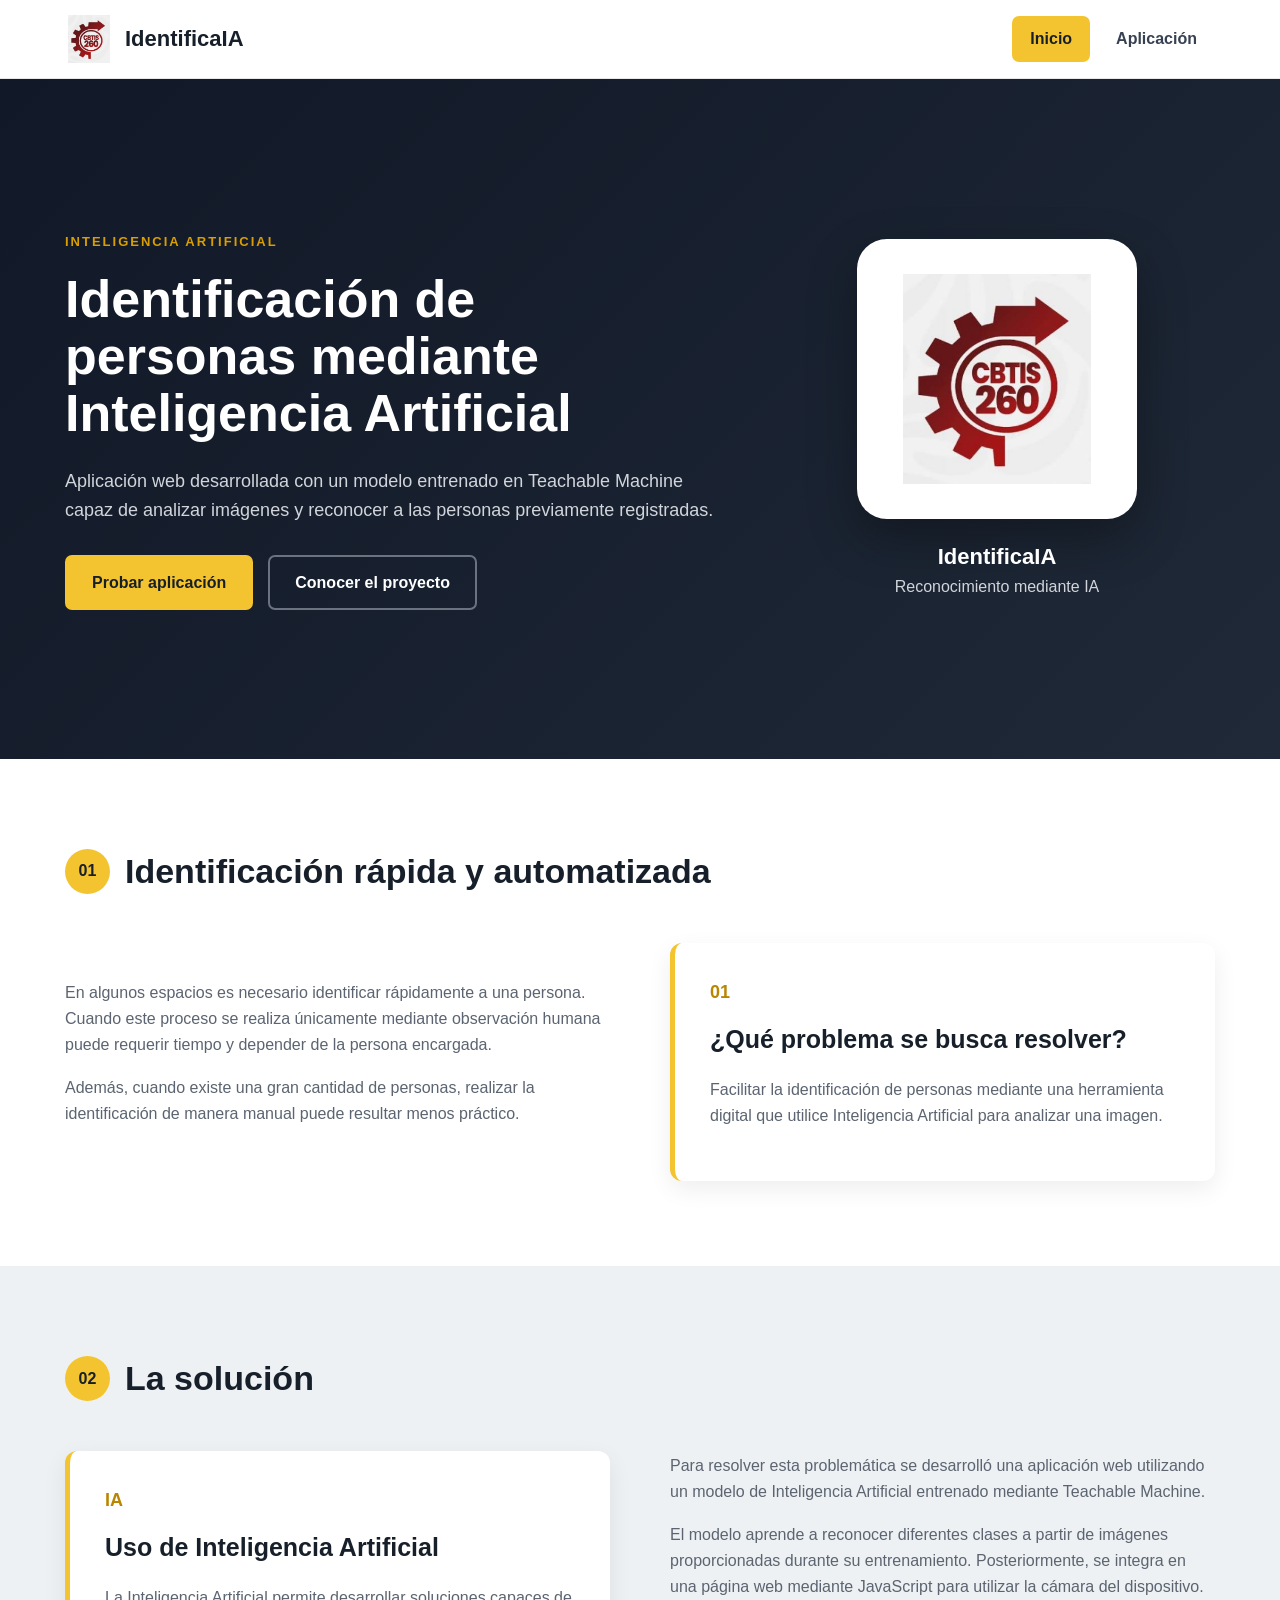
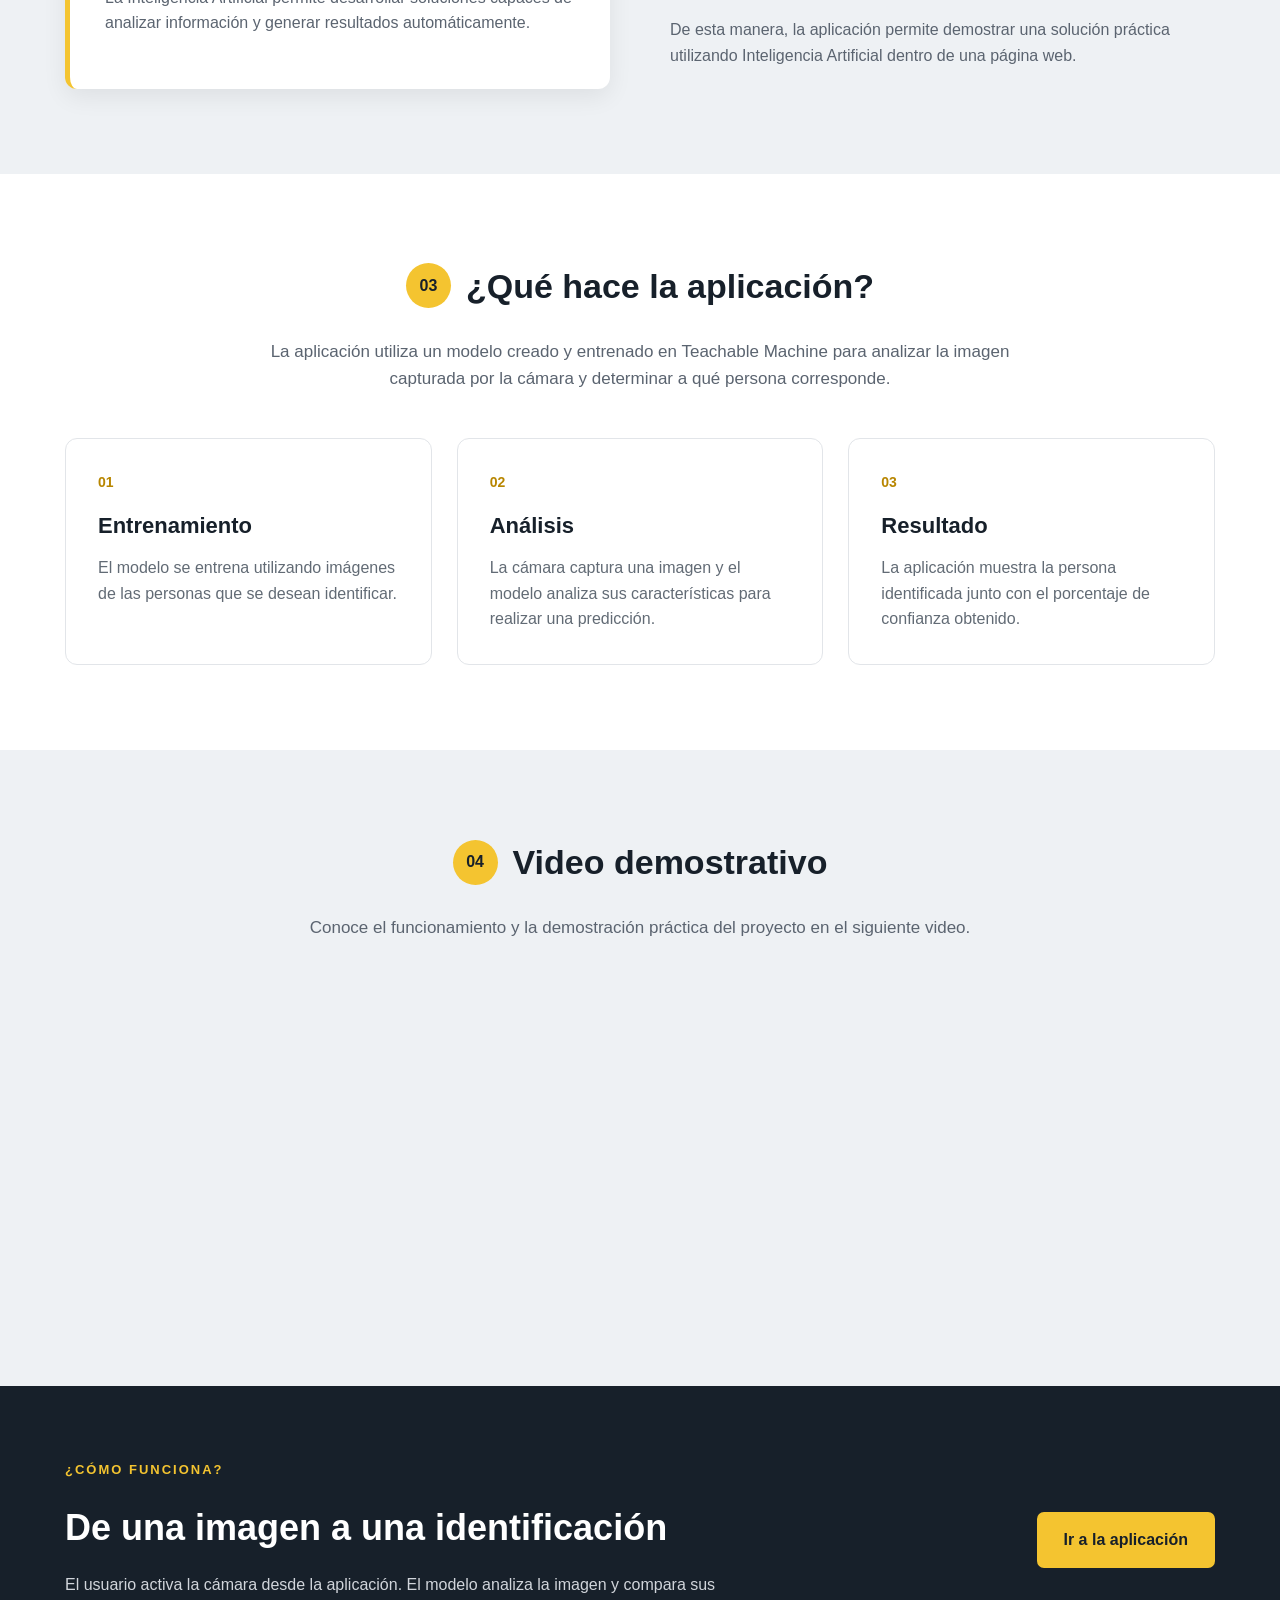
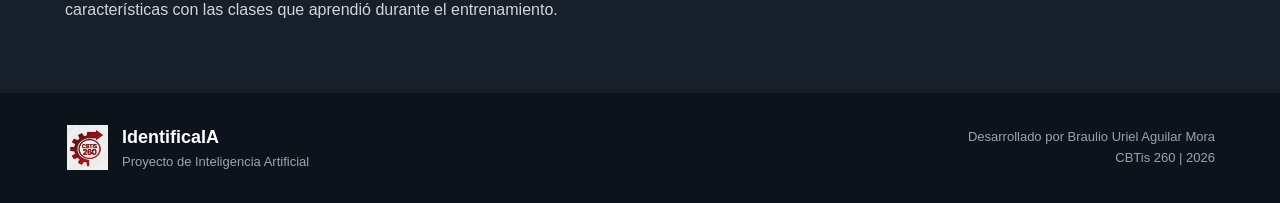
<file: index.html>
<!DOCTYPE html>
<html lang="es">

<head>
    <meta charset="UTF-8">
    <meta name="viewport" content="width=device-width, initial-scale=1.0">

    <link rel="manifest" href="manifest.json">
    <meta name="theme-color" content="#f4c430">

    <title>IdentificaIA | CBTis 260</title>

    <link rel="stylesheet" href="css/estilos.css">
</head>

<body>

    <!-- ENCABEZADO -->
    <header>
        <div class="contenedor encabezado">
            <a href="index.html" class="logo">
                <img src="img/logo.png" alt="Logo IdentificaIA">
                <span>IdentificaIA</span>
            </a>

            <nav>
                <a href="index.html" class="activo">Inicio</a>
                <a href="aplicacion.html">Aplicación</a>
            </nav>
        </div>
    </header>

    <main>

        <!-- PORTADA -->
        <section class="hero">
            <div class="contenedor hero-contenido">
                <div class="hero-texto">
                    <span class="etiqueta">
                        INTELIGENCIA ARTIFICIAL
                    </span>

                    <h1>
                        Identificación de personas
                        mediante Inteligencia Artificial
                    </h1>

                    <p>
                        Aplicación web desarrollada con un modelo entrenado
                        en Teachable Machine capaz de analizar imágenes y
                        reconocer a las personas previamente registradas.
                    </p>

                    <div class="hero-botones">
                        <a href="aplicacion.html" class="boton">
                            Probar aplicación
                        </a>

                        <a href="#problemática" class="boton-secundario">
                            Conocer el proyecto
                        </a>
                    </div>
                </div>

                <div class="hero-visual">
                    <div class="logo-grande">
                        <img src="img/logo.png" alt="IdentificaIA">
                    </div>

                    <div class="visual-texto">
                        <strong>IdentificaIA</strong>
                        <span>Reconocimiento mediante IA</span>
                    </div>
                </div>
            </div>
        </section>

        <!-- PROBLEMÁTICA -->
        <section class="seccion" id="problemática">
            <div class="contenedor">
                <div class="titulo-seccion">
                    <span>01</span>
                    <h2>Identificación rápida y automatizada</h2>
                </div>

                <div class="contenido-dos-columnas">
                    <div>
                        <p>
                            En algunos espacios es necesario identificar
                            rápidamente a una persona. Cuando este proceso
                            se realiza únicamente mediante observación
                            humana puede requerir tiempo y depender de la
                            persona encargada.
                        </p>

                        <p>
                            Además, cuando existe una gran cantidad de
                            personas, realizar la identificación de manera
                            manual puede resultar menos práctico.
                        </p>
                    </div>

                    <div class="informacion">
                        <div class="numero">
                            01
                        </div>

                        <h3>
                            ¿Qué problema se busca resolver?
                        </h3>

                        <p>
                            Facilitar la identificación de personas mediante
                            una herramienta digital que utilice Inteligencia
                            Artificial para analizar una imagen.
                        </p>
                    </div>
                </div>
            </div>
        </section>

        <!-- INFORMACIÓN DEL PROYECTO -->
        <section class="seccion seccion-gris">
            <div class="contenedor">
                <div class="titulo-seccion">
                    <span>02</span>
                    <h2>La solución</h2>
                </div>

                <div class="contenido-dos-columnas">
                    <div class="informacion">
                        <div class="numero">
                            IA
                        </div>

                        <h3>
                            Uso de Inteligencia Artificial
                        </h3>

                        <p>
                            La Inteligencia Artificial permite desarrollar
                            soluciones capaces de analizar información y
                            generar resultados automáticamente.
                        </p>
                    </div>

                    <div>
                        <p>
                            Para resolver esta problemática se desarrolló
                            una aplicación web utilizando un modelo de
                            Inteligencia Artificial entrenado mediante
                            Teachable Machine.
                        </p>

                        <p>
                            El modelo aprende a reconocer diferentes clases
                            a partir de imágenes proporcionadas durante su
                            entrenamiento. Posteriormente, se integra en una
                            página web mediante JavaScript para utilizar la
                            cámara del dispositivo.
                        </p>

                        <p>
                            De esta manera, la aplicación permite demostrar
                            una solución práctica utilizando Inteligencia
                            Artificial dentro de una página web.
                        </p>
                    </div>
                </div>
            </div>
        </section>

        <!-- PROPÓSITO -->
        <section class="seccion">
            <div class="contenedor">
                <div class="titulo-seccion centrado">
                    <span>03</span>
                    <h2>¿Qué hace la aplicación?</h2>
                </div>

                <p class="texto-centro">
                    La aplicación utiliza un modelo creado y entrenado en
                    Teachable Machine para analizar la imagen capturada por
                    la cámara y determinar a qué persona corresponde.
                </p>

                <div class="tarjetas">
                    <article class="tarjeta">
                        <div class="tarjeta-numero">
                            01
                        </div>
                        <h3>
                            Entrenamiento
                        </h3>
                        <p>
                            El modelo se entrena utilizando imágenes de las
                            personas que se desean identificar.
                        </p>
                    </article>

                    <article class="tarjeta">
                        <div class="tarjeta-numero">
                            02
                        </div>
                        <h3>
                            Análisis
                        </h3>
                        <p>
                            La cámara captura una imagen y el modelo analiza
                            sus características para realizar una predicción.
                        </p>
                    </article>

                    <article class="tarjeta">
                        <div class="tarjeta-numero">
                            03
                        </div>
                        <h3>
                            Resultado
                        </h3>
                        <p>
                            La aplicación muestra la persona identificada
                            junto con el porcentaje de confianza obtenido.
                        </p>
                    </article>
                </div>
            </div>
        </section>

        <!-- VIDEO DEMOSTRATIVO -->
        <section class="seccion seccion-gris" id="video">
            <div class="contenedor">
                <div class="titulo-seccion centrado">
                    <span>04</span>
                    <h2>Video demostrativo</h2>
                </div>

                <p class="texto-centro">
                    Conoce el funcionamiento y la demostración práctica del proyecto en el siguiente video.
                </p>

                <div style="display: flex; justify-content: center; margin-top: 2rem;">
                    <!-- Reemplaza TU_VIDEO_ID por el código de tu video de YouTube -->
                    <iframe width="560" height="315" src="https://www.youtube.com/embed/AwTH_0yW9_I?si=AEN2iA41Wr7ftO6u" title="IdentificaIA Video Demostrativo" frameborder="0" allow="accelerometer; autoplay; clipboard-write; encrypted-media; gyroscope; picture-in-picture" allowfullscreen style="max-width: 100%; border-radius: 8px;"></iframe>
                </div>
            </div>
        </section>

        <!-- FUNCIONAMIENTO -->
        <section class="funcionamiento">
            <div class="contenedor">
                <div class="funcionamiento-contenido">
                    <div>
                        <span class="etiqueta">
                            ¿CÓMO FUNCIONA?
                        </span>

                        <h2>
                            De una imagen a una identificación
                        </h2>

                        <p>
                            El usuario activa la cámara desde la aplicación.
                            El modelo analiza la imagen y compara sus
                            características con las clases que aprendió
                            durante el entrenamiento.
                        </p>
                    </div>

                    <a href="aplicacion.html" class="boton blanco">
                        Ir a la aplicación
                    </a>
                </div>
            </div>
        </section>

    </main>

    <!-- PIE DE PÁGINA -->
    <footer>
        <div class="contenedor footer-contenido">
            <div class="footer-logo">
                <img src="img/logo.png" alt="Logo IdentificaIA">

                <div>
                    <strong>IdentificaIA</strong>
                    <p>Proyecto de Inteligencia Artificial</p>
                </div>
            </div>

            <div class="footer-derechos">
                <p>
                    Desarrollado por Braulio Uriel Aguilar Mora
                </p>

                <p>
                    CBTis 260 | 2026
                </p>
            </div>
        </div>
    </footer>

    <script>
        if ("serviceWorker" in navigator) {
            window.addEventListener("load", () => {
                navigator.serviceWorker.register("./service-worker.js")
                    .then(() => {
                        console.log("Service Worker registrado correctamente");
                    })
                    .catch(error => {
                        console.error(
                            "Error al registrar el Service Worker:",
                            error
                        );
                    });
            });
        }
    </script>

</body>

</html>
</file>
<file: css/estilos.css>
* {
    margin: 0;
    padding: 0;
    box-sizing: border-box;
}

html {
    scroll-behavior: smooth;
}

body {
    font-family: Arial, Helvetica, sans-serif;
    background: #f7f8fa;
    color: #17202a;
    line-height: 1.6;
}

.contenedor {
    width: 90%;
    max-width: 1150px;
    margin: auto;
}


/* ==============================
   ENCABEZADO
============================== */

header {
    background: #ffffff;
    border-bottom: 1px solid #e5e7eb;
    position: sticky;
    top: 0;
    z-index: 1000;
}

.encabezado {
    min-height: 78px;
    display: flex;
    align-items: center;
    justify-content: space-between;
    gap: 30px;
}

.logo {
    display: flex;
    align-items: center;
    gap: 12px;
    color: #17202a;
    text-decoration: none;
    font-size: 22px;
    font-weight: bold;
}

.logo img {
    width: 48px;
    height: 48px;
    object-fit: contain;
}

nav {
    display: flex;
    align-items: center;
    gap: 8px;
}

nav a {
    color: #374151;
    text-decoration: none;
    padding: 10px 18px;
    border-radius: 7px;
    font-weight: 600;
    transition: 0.3s;
}

nav a:hover,
nav a.activo {
    background: #f4c430;
    color: #17202a;
}


/* ==============================
   PORTADA
============================== */

.hero {
    background: linear-gradient(135deg, #111827, #1f2937);
    color: white;
    padding: 90px 0;
}

.hero-contenido {
    min-height: 500px;
    display: grid;
    grid-template-columns: 1.2fr 0.8fr;
    align-items: center;
    gap: 60px;
}

.etiqueta {
    display: inline-block;
    color: #d99e00;
    font-size: 13px;
    font-weight: bold;
    letter-spacing: 2px;
    margin-bottom: 18px;
}

.hero h1 {
    font-size: 52px;
    line-height: 1.1;
    max-width: 700px;
    margin-bottom: 25px;
}

.hero p {
    color: #d1d5db;
    font-size: 18px;
    max-width: 650px;
    margin-bottom: 30px;
}

.hero-botones {
    display: flex;
    gap: 15px;
    flex-wrap: wrap;
}


/* ==============================
   BOTONES
============================== */

.boton {
    display: inline-block;
    background: #f4c430;
    color: #17202a;
    text-decoration: none;
    padding: 13px 25px;
    border-radius: 7px;
    font-weight: bold;
    border: 2px solid #f4c430;
    transition: 0.3s;
}

.boton:hover {
    background: #ffd84d;
    transform: translateY(-2px);
}

.boton-secundario {
    display: inline-block;
    color: white;
    text-decoration: none;
    padding: 13px 25px;
    border: 2px solid #6b7280;
    border-radius: 7px;
    font-weight: bold;
    transition: 0.3s;
}

.boton-secundario:hover {
    border-color: #f4c430;
    color: #f4c430;
}


/* ==============================
   LOGO DE PORTADA
============================== */

.hero-visual {
    display: flex;
    flex-direction: column;
    align-items: center;
    justify-content: center;
}

.logo-grande {
    width: 280px;
    height: 280px;
    background: white;
    border-radius: 30px;
    display: flex;
    align-items: center;
    justify-content: center;
    padding: 35px;
    box-shadow: 0 20px 50px rgba(0, 0, 0, 0.3);
}

.logo-grande img {
    width: 100%;
    height: 100%;
    object-fit: contain;
}

.visual-texto {
    text-align: center;
    margin-top: 20px;
}

.visual-texto strong {
    display: block;
    font-size: 22px;
}

.visual-texto span {
    color: #d1d5db;
}


/* ==============================
   SECCIONES
============================== */

.seccion {
    padding: 85px 0;
    background: white;
}

.seccion-gris {
    background: #eef1f4;
}

.titulo-seccion {
    display: flex;
    align-items: center;
    gap: 15px;
    margin-bottom: 45px;
}

.titulo-seccion span {
    background: #f4c430;
    color: #17202a;
    width: 45px;
    height: 45px;
    border-radius: 50%;
    display: flex;
    align-items: center;
    justify-content: center;
    font-weight: bold;
}

.titulo-seccion h2 {
    font-size: 34px;
    color: #17202a;
}

.titulo-seccion.centrado {
    justify-content: center;
}


/* ==============================
   COLUMNAS
============================== */

.contenido-dos-columnas {
    display: grid;
    grid-template-columns: 1fr 1fr;
    gap: 60px;
    align-items: center;
}

.contenido-dos-columnas h3 {
    font-size: 25px;
    margin-bottom: 18px;
}

.contenido-dos-columnas p {
    color: #5b6470;
    margin-bottom: 18px;
}

.informacion {
    background: #ffffff;
    padding: 35px;
    border-radius: 12px;
    border-left: 5px solid #f4c430;
    box-shadow: 0 8px 25px rgba(0, 0, 0, 0.07);
}

.seccion-gris .informacion {
    background: white;
}

.numero {
    color: #b88600;
    font-size: 18px;
    font-weight: bold;
    margin-bottom: 12px;
}


/* ==============================
   TEXTO CENTRAL
============================== */

.texto-centro {
    max-width: 800px;
    margin: -20px auto 45px;
    text-align: center;
    color: #5b6470;
    font-size: 17px;
}


/* ==============================
   TARJETAS
============================== */

.tarjetas {
    display: grid;
    grid-template-columns: repeat(3, 1fr);
    gap: 25px;
}

.tarjeta {
    background: white;
    padding: 32px;
    border-radius: 12px;
    border: 1px solid #e2e5e9;
    transition: 0.3s;
}

.tarjeta:hover {
    transform: translateY(-5px);
    box-shadow: 0 12px 30px rgba(0, 0, 0, 0.09);
}

.tarjeta-numero {
    color: #b88600;
    font-size: 14px;
    font-weight: bold;
    margin-bottom: 15px;
}

.tarjeta h3 {
    font-size: 22px;
    margin-bottom: 12px;
}

.tarjeta p {
    color: #626b75;
}


/* ==============================
   SECCIÓN FINAL
============================== */

.funcionamiento {
    background: #17202a;
    color: white;
    padding: 70px 0;
}

.funcionamiento-contenido {
    display: flex;
    align-items: center;
    justify-content: space-between;
    gap: 40px;
}

.funcionamiento h2 {
    font-size: 36px;
    margin-bottom: 15px;
}

.funcionamiento p {
    color: #d1d5db;
    max-width: 700px;
}

.funcionamiento .etiqueta {
    color: #f4c430;
}

.blanco {
    white-space: nowrap;
}


/* ==============================
   PIE DE PÁGINA
============================== */

footer {
    background: #0d131a;
    color: white;
    padding: 30px 0;
}

.footer-contenido {
    display: flex;
    align-items: center;
    justify-content: space-between;
    gap: 30px;
}

.footer-logo {
    display: flex;
    align-items: center;
    gap: 12px;
}

.footer-logo img {
    width: 45px;
    height: 45px;
    object-fit: contain;
}

.footer-logo strong {
    font-size: 18px;
}

.footer-logo p,
.footer-derechos p {
    color: #9ca3af;
    font-size: 13px;
}

.footer-derechos {
    text-align: right;
}


/* ==============================
   RESPONSIVE
============================== */

@media (max-width: 850px) {

    .encabezado {
        flex-direction: column;
        padding: 18px 0;
    }

    .hero-contenido {
        grid-template-columns: 1fr;
        text-align: center;
    }

    .hero h1 {
        font-size: 40px;
    }

    .hero p {
        margin-left: auto;
        margin-right: auto;
    }

    .hero-botones {
        justify-content: center;
    }

    .contenido-dos-columnas {
        grid-template-columns: 1fr;
        gap: 35px;
    }

    .tarjetas {
        grid-template-columns: 1fr;
    }

    .funcionamiento-contenido {
        flex-direction: column;
        text-align: center;
    }

    .funcionamiento p {
        margin: auto;
    }

    .footer-contenido {
        flex-direction: column;
        text-align: center;
    }

    .footer-derechos {
        text-align: center;
    }
}


@media (max-width: 500px) {

    .contenedor {
        width: 92%;
    }

    .logo {
        font-size: 19px;
    }

    nav a {
        padding: 8px 12px;
        font-size: 14px;
    }

    .hero {
        padding: 60px 0;
    }

    .hero h1 {
        font-size: 32px;
    }

    .hero p {
        font-size: 16px;
    }

    .hero-botones {
        flex-direction: column;
    }

    .hero-botones a {
        width: 100%;
    }

    .logo-grande {
        width: 220px;
        height: 220px;
    }

    .seccion {
        padding: 60px 0;
    }

    .titulo-seccion h2 {
        font-size: 27px;
    }

    .funcionamiento h2 {
        font-size: 29px;
    }

}
</file>
